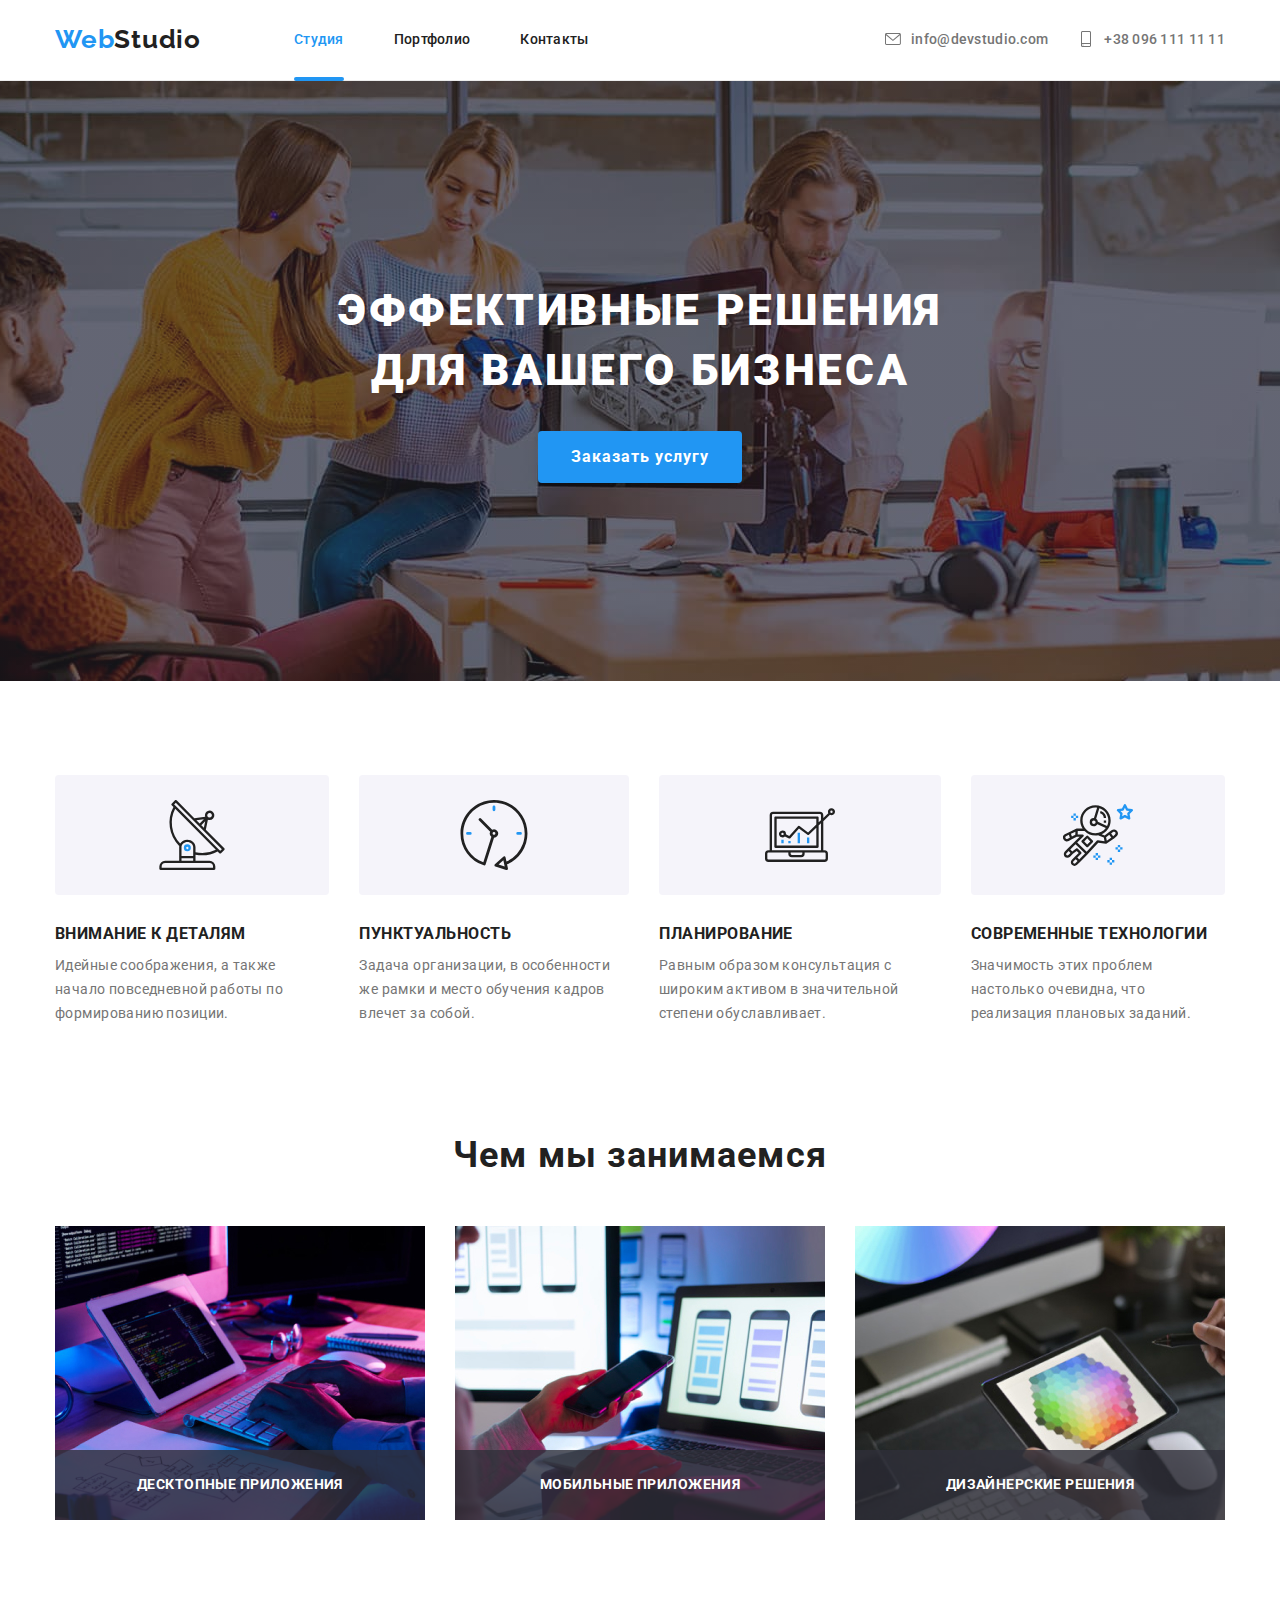
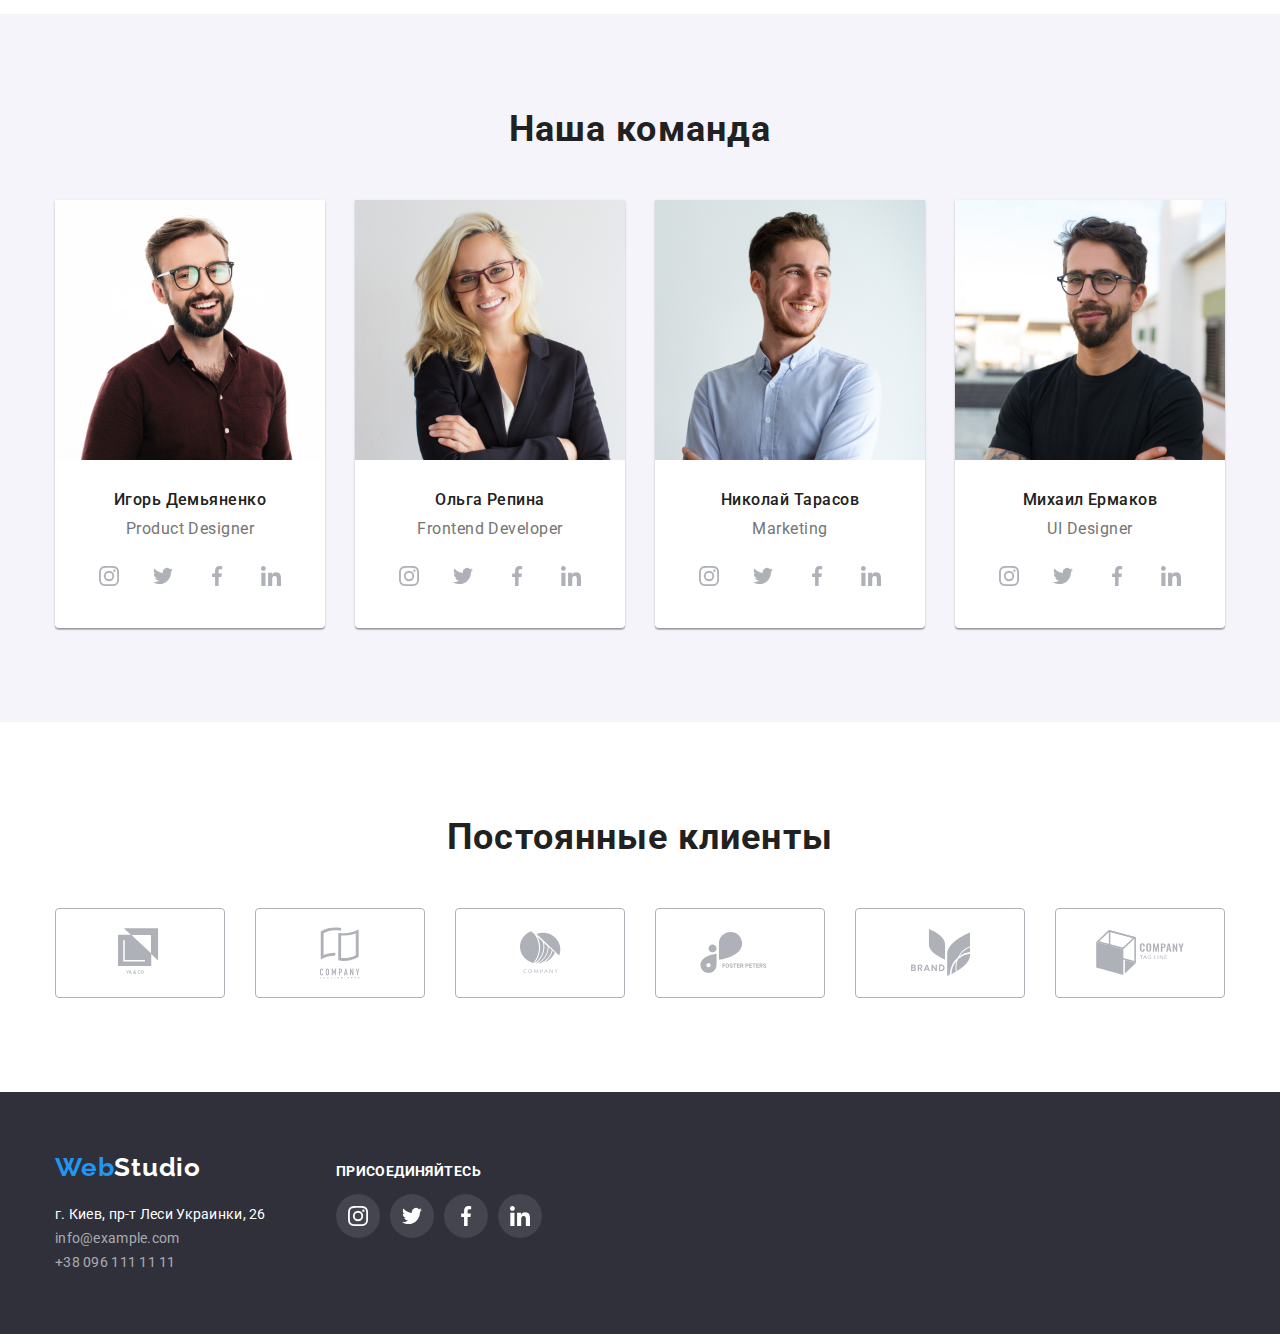
<file: index.html>
<!DOCTYPE html>
<html lang="ru">
<head>
    <meta charset="UTF-8">
    <meta name="viewport" content="width=device-width, initial-scale=1.0">
    <title>WebStudio</title>
    <link href="https://fonts.googleapis.com/css2?family=Roboto:wght@400;500;700;900&display=swap" rel="stylesheet">
    <link href="https://fonts.googleapis.com/css2?family=Raleway:wght@700&display=swap" rel="stylesheet">
    <link rel="stylesheet" href="https://cdnjs.cloudflare.com/ajax/libs/modern-normalize/1.0.0/modern-normalize.min.css">
    <link rel="stylesheet" href="./css/styles.css">
</head>
<body>
    <header>
        <div class="container header-nav">
            <nav class="main-nav">
                <a href="./index.html" class="logo link">Web<span class="logo bgc-light">Studio</span></a>
                <ul class="list site-nav">
                    <li class="item">
                        <a href="./index.html" class="link current">Студия</a>
                    </li>
                    <li class="item">
                        <a href="./portfolio.html" class="link">Портфолио</a>
                    </li>
                    <li class="item">
                        <a href="#contacts" class="link">Контакты</a>
                    </li>
                </ul>
            </nav>
            <ul class="list contacts">
                <li class="item">
                    <a href="mailto:info@devstudio.com" class="link  mail-set">
                        <svg class="icon-envelope">
                            <use href="./images/sprite.svg#envelope"></use>
                        </svg>    
                        <span>
                            info@devstudio.com
                        </span>
                    </a>
                </li>
                <li class="item">
                    <a href="tel:+380961111111" class="link phone-set">
                        <svg class="icon-phone">
                            <use href="./images/sprite.svg#smartphone"></use>
                        </svg>
                    <span>
                        +38 096 111 11 11
                    </span>
                    </a>
                </li>
            </ul>
        </div>
    </header>

    <main>
    
        <!--Секция Герой-->
        <section class="hero">
            <h1 class="hero-title">Эффективные решения <br /> для вашего бизнеса</h1>
            <button class="hero-button" type="button" data-modal-open>Заказать услугу</button>
        </section>

        <!--Секция Преимущества-->
        <section class="advantages">
            <div class="container">
                <h2 class="section-title" hidden>Преимущества</h2>
                <ul class="list advantages-list">
                    <li class="advantages-list-item">
                        <h3 class="list-advantages">Внимание к деталям</h3>
                        <p class="list-desсription">Идейные соображения, а также начало повседневной работы по формированию позиции.</p>
                    </li>
                    <li class="advantages-list-item">
                        <h3 class="list-advantages">Пунктуальность</h3>
                        <p class="list-desсription">Задача организации, в особенности же рамки и место обучения кадров влечет за собой.</p>
                    </li>
                    <li class="advantages-list-item">
                        <h3 class="list-advantages">Планирование</h3>
                        <p class="list-desсription">Равным образом консультация с широким активом в значительной степени обуславливает.</p>
                    </li>
                    <li class="advantages-list-item">
                        <h3 class="list-advantages">Современные технологии</h3>
                        <p class="list-desсription">Значимость этих проблем настолько очевидна, что реализация плановых заданий.</p>
                    </li>
                </ul>
            </div>
        </section>

        <!--Секция Чем мы занимаемся-->
        <section class="we-do">
            <div class="container">
                <h2 class="section-title">Чем мы занимаемся</h2>
                <ul class="list">
                    <li>
                        <div class="we-do-thumb">
                            <img src="./images/box1.jpg" alt="Десктопные приложения" width="370">
                            <p class="we-do-label">Десктопные приложения</p>
                        </div>
                    </li>
                    <li>
                        <div class="we-do-thumb">
                            <img src="./images/box2.jpg" alt="Мобильные приложения" width="370">
                            <p class="we-do-label">Мобильные приложения</p>
                        </div>
                    </li>
                    <li>
                        <div class="we-do-thumb">
                            <img src="./images/box3.jpg" alt="Дизайнерские решения" width="370">
                            <p class="we-do-label">Дизайнерские решения</p>
                        </div>
                    </li>
                </ul>
            </div>
        </section>
            
        <!--Секция Наша команда-->
        <section class="team">
            <div class="container">
                <h2 class="section-title">Наша команда</h2>
                <ul class="list">
                    <li class="team-member">
                        <img src="./images/photo-ihor.jpg" alt="Игорь Демьяненко" width="270">
                        <h3 class="team-name">Игорь Демьяненко</h3>
                        <p class="team-position">Product Designer</p>
                        <ul class="list social-icons">
                            <li class="social-icons-item">
                                <a class="social-icons-link instagram" href="https://instagram.com/" target="_blank" rel="noopener noreferer" aria-label="instagram">
                                    <svg class="social-icons-svg">
                                        <use href="./images/sprite.svg#instagram"></use>
                                    </svg>                            
                                </a>
                            </li>
                            <li class="social-icons-item">
                                <a class="social-icons-link twitter" href="https://twitter.com/" target="_blank" rel="noopener noreferer" aria-label="twitter">
                                    <svg class="social-icons-svg">
                                        <use href="./images/sprite.svg#twitter"></use>
                                    </svg>                            
                                </a>
                            </li>
                            <li class="social-icons-item">
                                <a class="social-icons-link facebook" href="https://facebook.com/" target="_blank" rel="noopener noreferer" aria-label="facebook">
                                    <svg class="social-icons-svg">
                                        <use href="./images/sprite.svg#facebook"></use>
                                    </svg>  
                                </a>
                            </li>
                            <li class="social-icons-item">
                                <a class="social-icons-link linkedin" href="https://linkedin.com/" target="_blank" rel="noopener noreferer" aria-label="linkenin">
                                    <svg class="social-icons-svg">
                                        <use href="./images/sprite.svg#linkedin"></use>
                                    </svg>  
                                </a>
                            </li>
                        </ul>
                    </li>
                    <li class="team-member">
                        <img src="./images/photo-olga.jpg" alt="Ольга Репина" width="270">
                        <h3 class="team-name">Ольга Репина</h3>
                        <p class="team-position">Frontend Developer</p>
                        <ul class="list social-icons">
                            <li class="social-icons-item">
                                <a class="social-icons-link instagram" href="https://instagram.com/" target="_blank" rel="noopener noreferer" aria-label="instagram">
                                    <svg class="social-icons-svg">
                                        <use href="./images/sprite.svg#instagram"></use>
                                    </svg>                            
                                </a>
                            </li>
                            <li class="social-icons-item">
                                <a class="social-icons-link twitter" href="https://twitter.com/" target="_blank" rel="noopener noreferer" aria-label="twitter">
                                    <svg class="social-icons-svg">
                                        <use href="./images/sprite.svg#twitter"></use>
                                    </svg>                            
                                </a>
                            </li>
                            <li class="social-icons-item">
                                <a class="social-icons-link facebook" href="https://facebook.com/" target="_blank" rel="noopener noreferer" aria-label="facebook">
                                    <svg class="social-icons-svg">
                                        <use href="./images/sprite.svg#facebook"></use>
                                    </svg>  
                                </a>
                            </li>
                            <li class="social-icons-item">
                                <a class="social-icons-link linkedin" href="https://linkedin.com/" target="_blank" rel="noopener noreferer" aria-label="linkenin">
                                    <svg class="social-icons-svg">
                                        <use href="./images/sprite.svg#linkedin"></use>
                                    </svg>  
                                </a>
                            </li>
                        </ul>
                    </li>
                    <li class="team-member">
                        <img src="./images/photo-nikolay.jpg" alt="Николай Тарасов" width="270">
                        <h3 class="team-name">Николай Тарасов</h3>
                        <p class="team-position">Marketing</p>
                        <ul class="list social-icons">
                            <li class="social-icons-item">
                                <a class="social-icons-link instagram" href="https://instagram.com/" target="_blank" rel="noopener noreferer" aria-label="instagram">
                                    <svg class="social-icons-svg">
                                        <use href="./images/sprite.svg#instagram"></use>
                                    </svg>                            
                                </a>
                            </li>
                            <li class="social-icons-item">
                                <a class="social-icons-link twitter" href="https://twitter.com/" target="_blank" rel="noopener noreferer" aria-label="twitter">
                                    <svg class="social-icons-svg">
                                        <use href="./images/sprite.svg#twitter"></use>
                                    </svg>                            
                                </a>
                            </li>
                            <li class="social-icons-item">
                                <a class="social-icons-link facebook" href="https://facebook.com/" target="_blank" rel="noopener noreferer" aria-label="facebook">
                                    <svg class="social-icons-svg">
                                        <use href="./images/sprite.svg#facebook"></use>
                                    </svg>  
                                </a>
                            </li>
                            <li class="social-icons-item">
                                <a class="social-icons-link linkedin" href="https://linkedin.com/" target="_blank" rel="noopener noreferer" aria-label="linkenin">
                                    <svg class="social-icons-svg">
                                        <use href="./images/sprite.svg#linkedin"></use>
                                    </svg>  
                                </a>
                            </li>
                        </ul>
                    </li>
                    <li class="team-member">
                        <img src="./images/photo-michael.jpg" alt="Михаил Ермаков" width="270">
                        <h3 class="team-name">Михаил Ермаков</h3>
                        <p class="team-position">UI Designer</p>
                        <ul class="list social-icons">
                            <li class="social-icons-item">
                                <a class="social-icons-link" href="https://instagram.com/" target="_blank" rel="noopener noreferer" aria-label="instagram">
                                    <svg class="social-icons-svg">
                                        <use href="./images/sprite.svg#instagram"></use>
                                    </svg>                            
                                </a>
                            </li>
                            <li class="social-icons-item">
                                <a class="social-icons-link" href="https://twitter.com/" target="_blank" rel="noopener noreferer" aria-label="twitter">
                                    <svg class="social-icons-svg">
                                        <use href="./images/sprite.svg#twitter"></use>
                                    </svg>                            
                                </a>
                            </li>
                            <li class="social-icons-item">
                                <a class="social-icons-link" href="https://facebook.com/" target="_blank" rel="noopener noreferer" aria-label="facebook">
                                    <svg class="social-icons-svg">
                                        <use href="./images/sprite.svg#facebook"></use>
                                    </svg>  
                                </a>
                            </li>
                            <li class="social-icons-item">
                                <a class="social-icons-link" href="https://linkedin.com/" target="_blank" rel="noopener noreferer" aria-label="linkenin">
                                    <svg class="social-icons-svg">
                                        <use href="./images/sprite.svg#linkedin"></use>
                                    </svg>  
                                </a>
                            </li>
                        </ul>
                    </li>
                </ul>
            </div>
        </section>
        
        <!-- Секция Наши партнеры -->
        <section class="our-partners">
            <div class="container">
                <h2 class="section-title">Постоянные клиенты</h2>
                <ul class="list partners-list ">
                    <li class="partners-list-item">
                        <a href="" class="partners-list-link" target="_blank" rel="noopener noreferer">
                            <svg class="partners-logo-svg" width="44.3" height="49.2">
                                <use href="./images/sprite.svg#logo-1"></use>
                            </svg>
                        </a>
                    </li>
                    <li class="partners-list-item">
                        <a href="" class="partners-list-link" target="_blank" rel="noopener noreferer">
                            <svg class="partners-logo-svg" width="40" height="52">
                                <use href="./images/sprite.svg#logo-2"></use>
                            </svg>
                        </a>
                    </li>
                    <li class="partners-list-item">
                        <a href="" class="partners-list-link" target="_blank" rel="noopener noreferer">
                            <svg class="partners-logo-svg" width="41" height="42.6">
                                <use href="./images/sprite.svg#logo-3"></use>
                            </svg>
                        </a>
                    </li>
                    <li class="partners-list-item">
                        <a href="" class="partners-list-link" target="_blank" rel="noopener noreferer">
                            <svg class="partners-logo-svg" width="79.66" height="42.02">
                                <use href="./images/sprite.svg#logo-4"></use>
                            </svg>
                        </a>
                    </li>
                    <li class="partners-list-item">
                        <a href="" class="partners-list-link" target="_blank" rel="noopener noreferer">
                            <svg class="partners-logo-svg" width="59" height="47">
                                <use href="./images/sprite.svg#logo-5"></use>
                            </svg>
                        </a>
                    </li>
                    <li class="partners-list-item">
                        <a href="" class="partners-list-link" target="_blank" rel="noopener noreferer">
                            <svg class="partners-logo-svg" width="88.48" height="45.44">
                                <use href="./images/sprite.svg#logo-6"></use>
                            </svg>
                        </a>
                    </li>
                </ul>
            </div>
        </section>
        
        <!-- Модальное окно -->
        <div class="backdrop is-hidden" data-modal>
            <div class="modal">
                <button class="modal-close-button" data-modal-close>
                    <svg width="11" height="11">
                        <use href="./images/sprite.svg#close"></use>
                    </svg>
                </button>
            </div>
        </div>
    
    </main>

        <!--Секция футтер-->
    <footer>
        <div class="container container-flex">
            <div class="contacts-footer">
                <a href="./index.html" class="logo link">Web<span class="logo bgc-dark">Studio</span></a>
                <address id="contacts">
                    <ul class="list contacts">
                        <li><a href="https://goo.gl/maps/GakdVBqg2esnwoKk9" class="link footer address" target="_blank" rel="noopener noreferer">г. Киев, пр-т Леси Украинки, 26</a></li>
                        <li><a href="mailto:info@example.com" class="link footer email">info@example.com</a></li>
                        <li><a href="tel:+380961111111" class="link footer phone">+38 096 111 11 11</a></li>
                    </ul>
                </address>
            </div>
            <div class="contacts-social">
                <p class="join-us">Присоединяйтесь</p>
                <ul class="list social-icons">
                    <li class="social-icons-item">
                        <a class="social-icons-link" href="https://instagram.com" target="_blank" rel="noopener noreferer">
                            <svg class="social-icons-svg">
                                <use href="./images/sprite.svg#instagram"></use>
                            </svg>
                        </a>
                    </li>
                    <li class="social-icons-item">
                        <a class="social-icons-link" href="https://twitter.com" target="_blank" rel="noopener noreferer">
                            <svg class="social-icons-svg">
                                <use href="./images/sprite.svg#twitter"></use>
                            </svg>
                        </a>
                    </li>
                    <li class="social-icons-item">
                        <a class="social-icons-link" href="https://facebook.com" target="_blank" rel="noopener noreferer">
                            <svg class="social-icons-svg">
                                <use href="./images/sprite.svg#facebook"></use>
                            </svg>
                        </a>
                    </li>
                    <li class="social-icons-item">
                        <a class="social-icons-link" href="https://linkedin.com" target="_blank" rel="noopener noreferer">
                            <svg class="social-icons-svg">
                                <use href="./images/sprite.svg#linkedin"></use>
                            </svg> 
                        </a>
                    </li>
                </ul>
            </div>
        </div>
    </footer>
    
    <script src="./js/modal.js"></script>
</body>
</html>
</file>
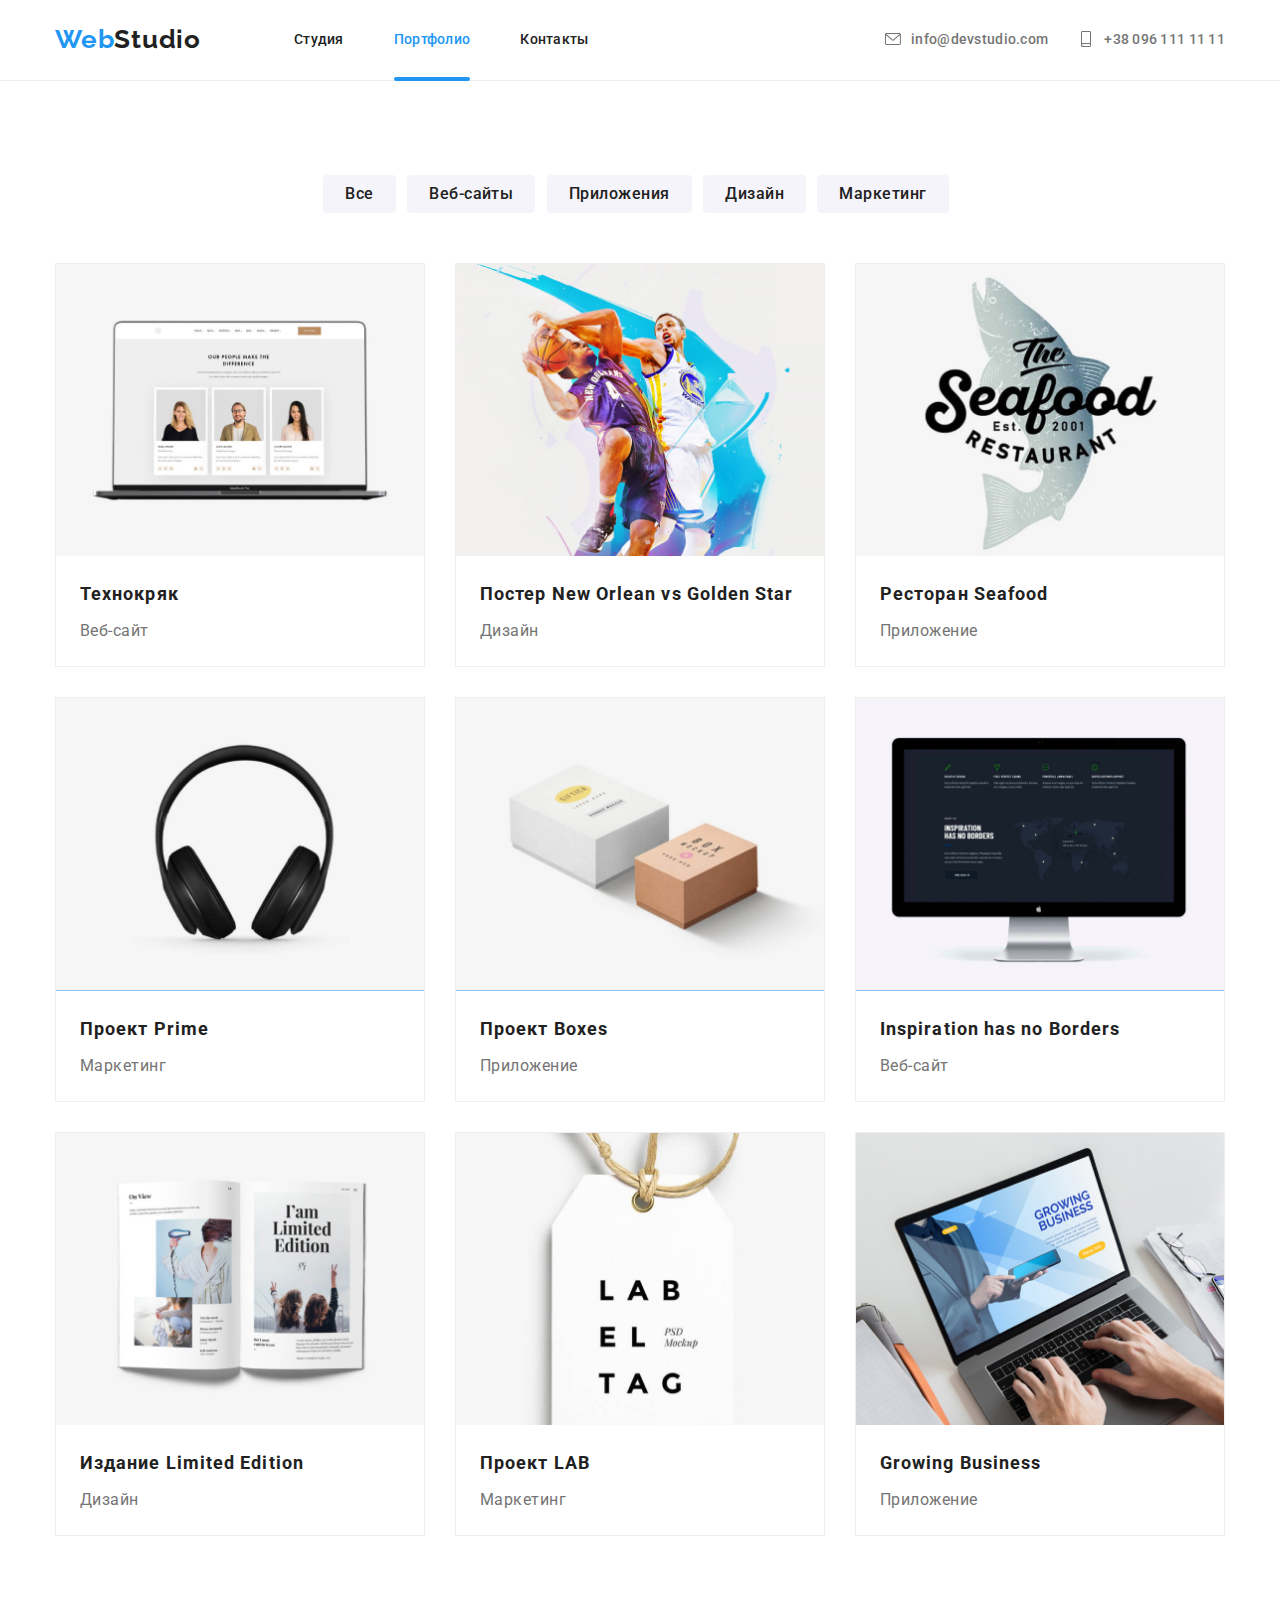
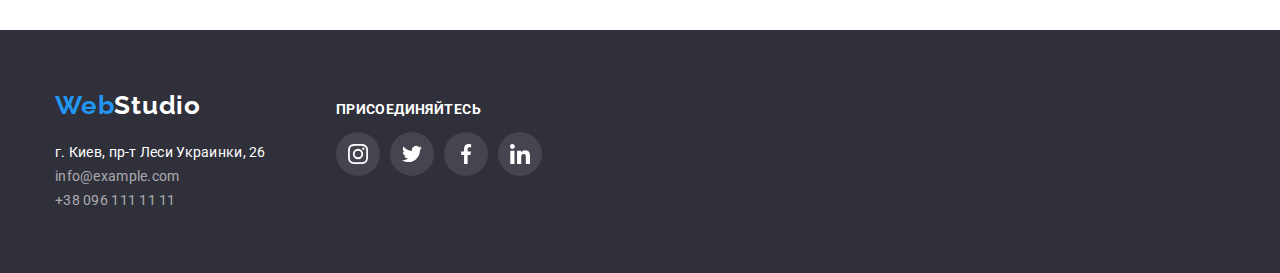
<file: portfolio.html>
<!DOCTYPE html>
<html lang="ru">
<head>
    <meta charset="UTF-8">
    <meta name="viewport" content="width=device-width, initial-scale=1.0">
    <title>WebStudio</title>
    <link href="https://fonts.googleapis.com/css2?family=Roboto:wght@400;500;700;900&display=swap" rel="stylesheet">
    <link href="https://fonts.googleapis.com/css2?family=Raleway:wght@700&display=swap" rel="stylesheet">
    <link rel="stylesheet" href="https://cdnjs.cloudflare.com/ajax/libs/modern-normalize/1.0.0/modern-normalize.min.css">
    <link rel="stylesheet" href="./css/styles.css">
</head>
<body>
    <header>
        <div class="container header-nav">
            <nav class="main-nav">
                <a href="./index.html" class="logo link">Web<span class="logo bgc-light">Studio</span></a>
                <ul class="list site-nav">
                    <li class="item">
                        <a href="./index.html" class="link">Студия</a>
                    </li>
                    <li class="item">
                        <a href="./portfolio.html" class="link current">Портфолио</a>
                    </li>
                    <li class="item">
                        <a href="#contacts" class="link">Контакты</a>
                    </li>
                </ul>
            </nav>
            <ul class="list contacts">
                <li class="item">
                    <a href="mailto:info@devstudio.com" class="link  mail-set">
                        <svg class="icon-envelope">
                            <use href="./images/sprite.svg#envelope"></use>
                        </svg>    
                        <span>
                            info@devstudio.com
                        </span>
                    </a>
                </li>
                <li class="item">
                    <a href="tel:+380961111111" class="link phone-set">
                        <svg class="icon-phone">
                            <use href="./images/sprite.svg#smartphone"></use>
                        </svg>
                    <span>
                        +38 096 111 11 11
                    </span>
                    </a>
                </li>
            </ul>
        </div>
    </header>

    <main>
        <!-- Блок примеров работ -->
        <section>
            <div class="container">
                <h1 hidden>Примеры работ</h1>
                <div class="filters">
                    <button class="button">Все</button>
                    <button class="button">Веб-сайты</button>
                    <button class="button">Приложения</button>
                    <button class="button">Дизайн</button>
                    <button class="button">Маркетинг</button>
                </div>
                
                <ul class="projects list">
                    <li class="project-item">
                        <a href="" class="link project-card">
                            <div class="project-card-thumb">
                                <img src="./images/portfolio-1.jpg" alt="Проект 1">
                                <p class="project-description-overlay">Технокряк это современная площадка распространения коронавируса. Компании используют эту платформу для цифрового шпионажа и атак на защищённые сервера конкурентов.</p>
                            </div>
                            <h2 class="projects-title">Технокряк</h2>
                            <p class="projects-type">Веб-сайт</p>
                        </a>
                    </li>
                    <li class="project-item">
                        <a href="" class="link project-card">
                            <div class="project-card-thumb">
                                <img src="./images/portfolio-2.jpg" alt="Проект 2">
                                <p class="project-description-overlay">Lorem ipsum dolor, sit amet consectetur adipisicing elit. Ex omnis commodi sed a explicabo ratione reiciendis consequatur accusantium ad id.</p>
                            </div>
                            <h2 class="projects-title">Постер New Orlean vs Golden Star</h2>
                            <p class="projects-type">Дизайн</p>
                        </a>
                    </li>
                    <li class="project-item">
                        <a href="" class="link project-card">
                            <div class="project-card-thumb">
                                <img src="./images/portfolio-3.jpg" alt="Проект 3">
                                <p class="project-description-overlay">Lorem ipsum dolor, sit amet consectetur adipisicing elit. Ex omnis commodi sed a explicabo ratione reiciendis consequatur accusantium ad id.</p>
                            </div>
                            <h2 class="projects-title">Ресторан Seafood</h2>
                            <p class="projects-type">Приложение</p>
                        </a>

                    </li>
                    <li class="project-item">
                        <a href="" class="link project-card">
                            <div class="project-card-thumb">
                                <img src="./images/portfolio-4.jpg" alt="Проект 4">
                                <p class="project-description-overlay">Lorem ipsum dolor, sit amet consectetur adipisicing elit. Ex omnis commodi sed a explicabo ratione reiciendis consequatur accusantium ad id.</p>
                            </div>
                            <h2 class="projects-title">Проект Prime</h2>
                            <p class="projects-type">Маркетинг</p>
                        </a>

                    </li>
                    <li class="project-item">
                        <a href="" class="link project-card">
                            <div class="project-card-thumb">
                                <img src="./images/portfolio-5.jpg" alt="Проект 5">
                                <p class="project-description-overlay">Lorem ipsum dolor, sit amet consectetur adipisicing elit. Ex omnis commodi sed a explicabo ratione reiciendis consequatur accusantium ad id.</p>
                            </div>
                            <h2 class="projects-title">Проект Boxes</h2>
                            <p class="projects-type">Приложение</p>
                        </a>

                    </li>
                    <li class="project-item">
                        <a href="" class="link project-card">
                            <div class="project-card-thumb">
                                <img src="./images/portfolio-6.jpg" alt="Проект 6">
                                <p class="project-description-overlay">Lorem ipsum dolor, sit amet consectetur adipisicing elit. Ex omnis commodi sed a explicabo ratione reiciendis consequatur accusantium ad id.</p>
                            </div>
                            <h2 class="projects-title">Inspiration has no Borders</h2>
                            <p class="projects-type">Веб-сайт</p>
                        </a>

                    </li>
                    <li class="project-item">
                        <a href="" class="link project-card">
                            <div class="project-card-thumb">
                                <img src="./images/portfolio-7.jpg" alt="Проект 7">
                                <p class="project-description-overlay">Lorem ipsum dolor, sit amet consectetur adipisicing elit. Ex omnis commodi sed a explicabo ratione reiciendis consequatur accusantium ad id.</p>
                            </div>
                            <h2 class="projects-title">Издание Limited Edition</h2>
                            <p class="projects-type">Дизайн</p>
                        </a>

                    </li>
                    <li class="project-item">
                        <a href="" class="link project-card">
                            <div class="project-card-thumb">
                                <img src="./images/portfolio-8.jpg" alt="Проект 8">
                                <p class="project-description-overlay">Lorem ipsum dolor, sit amet consectetur adipisicing elit. Ex omnis commodi sed a explicabo ratione reiciendis consequatur accusantium ad id.</p>
                            </div>
                            <h2 class="projects-title">Проект LAB</h2>
                            <p class="projects-type">Маркетинг</p>
                        </a>

                    </li>
                    <li class="project-item">
                        <a href="" class="link project-card">
                            <div class="project-card-thumb">
                                <img src="./images/portfolio-9.jpg" alt="Проект 9">
                                <p class="project-description-overlay">Lorem ipsum dolor, sit amet consectetur adipisicing elit. Ex omnis commodi sed a explicabo ratione reiciendis consequatur accusantium ad id.</p>
                            </div>
                            <h2 class="projects-title">Growing Business</h2>
                            <p class="projects-type">Приложение</p>
                        </a>

                    </li>
                </ul>
            </div>
        </section>
        
    

    </main>
    
    <!--Секция футтер-->
    <footer>
        <div class="container container-flex">
            <div class="contacts-footer">
                <a href="./index.html" class="logo link">Web<span class="logo bgc-dark">Studio</span></a>
                <address id="contacts">
                    <ul class="list contacts">
                        <li><a href="https://goo.gl/maps/GakdVBqg2esnwoKk9" class="link footer address" target="_blank" rel="noopener noreferer">г. Киев, пр-т Леси Украинки, 26</a></li>
                        <li><a href="mailto:info@example.com" class="link footer email">info@example.com</a></li>
                        <li><a href="tel:+380961111111" class="link footer phone">+38 096 111 11 11</a></li>
                    </ul>
                </address>
            </div>
            <div class="contacts-social">
                <p class="join-us">Присоединяйтесь</p>
                <ul class="list social-icons">
                    <li class="social-icons-item">
                        <a class="social-icons-link" href="https://instagram.com" target="_blank" rel="noopener noreferer">
                            <svg class="social-icons-svg">
                                <use href="./images/sprite.svg#instagram"></use>
                            </svg>
                        </a>
                    </li>
                    <li class="social-icons-item">
                        <a class="social-icons-link" href="https://twitter.com" target="_blank" rel="noopener noreferer">
                            <svg class="social-icons-svg">
                                <use href="./images/sprite.svg#twitter"></use>
                            </svg>
                        </a>
                    </li>
                    <li class="social-icons-item">
                        <a class="social-icons-link" href="https://facebook.com" target="_blank" rel="noopener noreferer">
                            <svg class="social-icons-svg">
                                <use href="./images/sprite.svg#facebook"></use>
                            </svg>
                        </a>
                    </li>
                    <li class="social-icons-item">
                        <a class="social-icons-link" href="https://linkedin.com" target="_blank" rel="noopener noreferer">
                            <svg class="social-icons-svg">
                                <use href="./images/sprite.svg#linkedin"></use>
                            </svg> 
                        </a>
                    </li>
                </ul>
            </div>
        </div>
    </footer>
</body>
</html>
</file>
<file: css/styles.css>
/* палитра цветов */
:root {
    --main-color: #212121;
    --secondary-color: #757575;
    --accent-color: #2196F3;
    --bgc-main: #ffffff;
    --bgc-secondary: #2F303A;
    --bgc-transparent: rgba(47, 48, 58, 0.4);
    --footer-text-clr: rgba(255, 255, 255, 0.6);
    --button-bgc-color: #F5F4FA;
    --logo-color: #AFB1B8;
    --footer-logo-color: rgba(255, 255, 255, 0.1);
}

/* общие настройки */
body {
    font-family: "Roboto", sans-serif;
    font-size: 14px;
    font-weight: 400;
    letter-spacing: 0.03em;
    background-color: var(--white);
    color: var(--secondary-color);
}

.list {
    list-style: none;
}

.link {
    text-decoration: none;
    color: var(--main-color);
}

h1, 
h2,
h3,
p {
    margin-top: 0;
}

ul {
    margin-top: 0;
    margin-bottom: 0;
    padding-left: 0;
}

.container {
    width: 1200px;
    padding-right: 15px;
    padding-left: 15px;
    padding-top: 94px;
    padding-bottom: 94px;
    margin-right: auto;
    margin-left: auto;
}

header .container {
    padding-top: 24px;
    padding-bottom: 25px;
}

footer .container {
    padding-top: 60px;
    padding-bottom: 60px;
}

img {
    display: block;
}



/* header */

.logo {
    font-family: "Raleway", sans-serif;
    font-weight: 700;
    font-size: 26px;
    line-height: 1.192;
    letter-spacing: 0.03em;
    color: var(--accent-color);
}   

.logo.bgc-light {
    color: var(--main-color);
}

.site-nav .link {
    font-weight: 500;
    line-height: 1.143;
    letter-spacing: 0.02em;
}

.site-nav {
    display: flex;
    align-items: center;
}

.site-nav .item:not(:last-child) {
    margin-right: 50px;
}

.site-nav .link:hover,
.site-nav .link:focus,
.contacts .link:hover,
.contacts .link:focus {
    color: var(--accent-color);
}

.link.current {
    color: var(--accent-color);
}

.site-nav>.item {
    position: relative;
}

.link.current::after {
    position: absolute;
    display: inline-block;
    content: '';
    width: 100%;
    height: 4px;
    border-radius: 2px;
    /* top: 45.5px; */
    bottom: -33.5px;
    left: 0;
    background-color: var(--accent-color);
}


.contacts .link {
    font-weight: 500;
    line-height: 1.71;
    letter-spacing: 0.02em;
    color: var(--secondary-color);
}

header .list {
    display: flex;
}

.contacts .item:not(:first-child) {
    margin-left: 30px;
}

.main-nav {
    display: flex;
}

.header-nav {
    display: flex;
    align-items: center;
}

.main-nav .logo {
    margin-right: 93px;
}

.logo.bgc-light {
    margin-right: 0;
}

.list.contacts {
    margin-left: auto;
}
.mail-set,
.phone-set {
    display: inline-flex;
    align-items: center;
}

.icon-phone,
.icon-envelope {
    width: 16px;
    height: 16px;
    margin-right: 10px;
    fill: currentColor;
}

.mail-set:hover,
.mail-set:focus,
.phone-set:hover,
.phone-set:focus {
    color: var(--accent-color);
}

header {
    border-bottom: 1px solid #ECECEC;
}

/* footer */

footer {
    background-color: var(--bgc-secondary);
}

.container-flex {
    display: flex;
    flex-direction: row;
}

.logo.bgc-dark {
    color: var(--bgc-main);
}

footer .logo.link {
    display: inline-block;
    margin-bottom: 20px; 
}

address .footer.link {
    font-size: 14px;
    font-weight: 400;
    font-style: normal;
    color: var(--footer-text-clr);
}

address .footer.address {
    color: var(--bgc-main);
}

.contacts .phone,
.contacts .email {
    color: rgba(255, 255, 255, 0.6);
}

.join-us {
    font-weight: 700;
    font-size: 14px;
    line-height: 1.14;
    margin-top: 12px;
    text-transform: uppercase;
    color: var(--bgc-main);
}

.contacts-footer:not(:last-child) {
    margin-right: 70px;
}    

footer .social-icons-link {
    background-color: var(--footer-logo-color);
    fill: var(--bgc-main);
}

footer .social-icons-link:hover,
footer .social-icons-link:focus {
    background-color: var(--accent-color);
}




/* Стили для index.html */

.hero {
    max-width: 1600px;
    height: 600px;
    padding-top: 200px;
    padding-bottom: 200px;
    margin-right: auto;
    margin-left: auto;
    text-align: center;
    background-color: var(--bgc-secondary);
    background-image: linear-gradient(to right, var(--bgc-transparent), var(--bgc-transparent)), url("../images/hero.jpg");
    background-repeat: no-repeat;
    background-size: cover;
    background-position: center;
}

.hero-title {
    font-weight: 900;
    font-size: 44px;
    line-height: 1.36;
    letter-spacing: 0.06em;
    text-transform: uppercase;
    color: var(--bgc-main);

    margin-bottom: 30px;
}

.hero-button {
    font-family: inherit;
    font-weight: 700;
    font-size: 16px;
    letter-spacing: 0.06em;
    line-height: 1.87;
    align-items: center;
    border: 1px solid transparent;
    border-radius: 4px;
    color: var(--bgc-main);
    background-color: var(--accent-color);
    box-shadow: 0px 4px 4px rgba(0, 0, 0, 0.15);
    
    display: inline-block;
    padding: 10px 32px;
}

.hero-button:hover,
.hero-button:focus {
    color: var(--accent-color);
    background-color: var(--bgc-main);
}

.section-title {
    font-weight: 700;
    font-size: 36px;    
    line-height: 1.167;
    text-align: center;
    letter-spacing: 0.03em;
    color: var(--main-color);
    margin-bottom: 50px;
} 

.advantages .container {
    padding-bottom: 0;
    padding-top: 94px;
}

.advantages-list {
    display: flex;
}

.advantages-list-item:not(:last-child) {
    margin-right: 30px;
}

.advantages-list-item::before {
    content: '';
    display: block;
    height: 120px;
    border-radius: 4px;
    margin-bottom: 30px;
    background-size: 70px;
    background-repeat: no-repeat;
    background-position: center;
    background-color: var(--button-bgc-color);
}

.advantages-list-item:nth-child(1)::before {
    background-image: url(../images/antenna.svg);
}

.advantages-list-item:nth-child(2)::before {
    background-image: url(../images/clock.svg);
}

.advantages-list-item:nth-child(3)::before {
    background-image: url(../images/diagram.svg);
}

.advantages-list-item:nth-child(4)::before {
    background-image: url(../images/astronaut.svg);
}

.advantages .list-advantages {
    font-weight: 700;
    line-height: 1.143;
    letter-spacing: 0.03em;
    text-transform: uppercase;
    color: var(--main-color);
}

.list-desсription {
    line-height: 1.714;
}

.team-name {
    font-weight: 500;
    font-size: 16px;
    line-height: 1.188;
    text-align: center;
    letter-spacing: 0.03em;
    color: var(--main-color);
}

.team-position {
    font-size: 16px;
    line-height: 1.188 ;
    text-align: center;
    letter-spacing: 0.03em;
}

.list-advantages,
.team-name {
    margin-bottom: 10px;
}

.list-desription {
    margin-bottom: 0;
}

.team-position {
    margin-bottom: 16;
}

.we-do .list {
    display: flex;
    justify-content: space-between;
}

.we-do-thumb {
    position: relative;
}

.we-do-label {
    height: 70px;
    width: 100%;
    margin: 0;
    
    display: inline-flex;
    align-items: center;
    justify-content: center;
    
    position: absolute;
    bottom: 0;
    /* top: 0; */
    
    font-weight: 700;
    line-height: 1.14;
    color: var(--bgc-main);
    text-transform: uppercase;

    background-color: rgba(47, 48, 58, 0.8);
}


.team .list {
    display: flex;
}

.team-member:not(:last-child) {
    margin-right: 30px;
}

.team-member {
    box-shadow: 0px 1px 3px rgba(0, 0, 0, 0.12), 0px 1px 1px rgba(0, 0, 0, 0.14), 0px 2px 1px rgba(0, 0, 0, 0.2);
    border-radius: 0px 0px 4px 4px;
    padding-bottom: 30px;
    background-color: var(--bgc-main);
}

.team img {
    margin-bottom: 30px;
}

.team {
    background-color: var(--button-bgc-color);
}

.social-icons {
    display: flex;
    justify-content: center;
}

.social-icons-item:not(:last-child) {
    margin-right: 10px;
}

.social-icons-link {
    display: flex;
    align-items: center;
    justify-content: center;
    width: 44px;
    height: 44px;
    border-radius: 50%;
    background-color: var(--bgc-main);
    fill: var(--logo-color);
}

.social-icons-link:hover,
.social-icons-link:focus {
    background-color: var(--accent-color);
    fill: var(--bgc-main);
}

.social-icons-svg {
    width: 20px;
    height: 20px;   
}

.partners-list {
    display: flex;
}

.partners-list-link {
    display: flex;
    width: 170px;
    height: 90px;
    border: 1px solid var(--logo-color);
    border-radius: 4px;
    align-items: center;
    justify-content: center;
    color: var(--logo-color); 
} 

.partners-list-link:hover, 
.partners-list-link:focus {
    border: 1px solid var(--accent-color);
    color: var(--accent-color);
}

.partners-list-item:not(:last-child) {
    margin-right: 30px;
}

.partners-logo-svg {
    fill: currentColor;
    display: block;
}

/* Стили для portfolio.html */

.filters {
    text-align: center;
    margin-bottom: 50px;
}

.button {
    font-family: "Roboto", sans-serif;
    font-weight: 500;
    font-size: 16px;
    line-height: 1.62;
    letter-spacing: 0.03em;
    border-radius: 4px;
    border: 0px;
    color: var(--main-color);
    background-color: var(--button-bgc-color);

    padding: 6px 22px;
    margin-right: 8px;
    display: inline-block;
}   

.button:hover,
.button:focus {
    background-color: var(--accent-color);
    color: var(--bgc-main);
    box-shadow: 0px 3px 1px rgba(0, 0, 0, 0.1), 0px 1px 2px rgba(0, 0, 0, 0.08), 0px 2px 2px rgba(0, 0, 0, 0.12);
}

.projects img {
    width: 100%;
}

.link .projects-title {
    font-weight: 700;
    font-size: 18px;
    line-height: 2.0;
    letter-spacing: 0.06em;
    margin-top: 20px;
    margin-right: 24px;
    margin-bottom: 4px;
    margin-left: 24px;
}

.projects-type {
    font-size: 16px;
    line-height: 1.87;
    letter-spacing: 0.03em;
    margin-left: 24px;
    margin-right: 24px;
    margin-bottom: 20px;
    color: var(--secondary-color);
}

.projects {
    display: flex;
    flex-wrap: wrap;
}

.project-item {
    /* width: calc(100% - 60px)/3); */
    width: 370px;
    background-color: var(--bgc-main);
    border: 1px solid #EEEEEE;
}

.project-item:hover,
.project-item:focus {
    box-shadow: 0px 1px 1px rgba(0, 0, 0, 0.12), 0px 4px 4px rgba(0, 0, 0, 0.06), 1px 4px 6px rgba(0, 0, 0, 0.16);
}



/* костыль для удаления аутлайна в карточках при фокусе*/
.project-card:focus {
    outline: 2px solid var(--accent-color);
}

.project-item:not(:nth-child(3n)) {
    margin-right: 30px;
}

.project-item:not(:nth-last-child(-n+3)) {
    margin-bottom: 30px;
}

.project-card-thumb {
    position: relative;
    overflow: hidden;
}

.project-description-overlay {
    position: absolute;
    top: 0;
    left: 0;
    padding: 24px;
    width: 100%;
    height: 100%;

    display: inline-flex;
    align-items: center;

    font-size: 18px;
    line-height: 1.56;

    transform: translateY(100%);
    transition: transform 250ms cubic-bezier(0.4, 0, 0.2, 1);

    color: var(--bgc-main);
    background-color: rgba(33, 150, 243, 0.9);
}

.project-card:hover .project-description-overlay,
.project-card:focus .project-description-overlay { 
    transform: translateY(0);
}

.project-item:hover .project-description-overlay,
.project-item:focus .project-description-overlay { 
    transform: translateY(0);
}



/* Модальное окно 1 */

.backdrop {
    position: fixed;
    top: 0;
    left: 0;
    
    width: 100%;
    height: 100%;

    opacity: 1;

    transition: opacity 250ms cubic-bezier(0.4, 0, 0.2, 1);
    
    background-color: rgba(0, 0, 0, 0.2);
}

.backdrop.is-hidden {
    opacity: 0;
    pointer-events: none;
}

.backdrop.is-hidden .modal {
    transform: translate(-50%, -50%) scale(0.8);
}

.modal {
    position: absolute;
    top: 50%;
    left: 50%;
    transform: translate(-50%, -50%) scale(1);

    width: 528px;
    height: 581px;

    padding: 8px;
    
    transition: transform 250ms cubic-bezier(0.4, 0, 0.2, 1);
    
    background-color: var(--bgc-main);
    box-shadow: 0px 1px 3px rgba(0, 0, 0, 0.12), 0px 1px 1px rgba(0, 0, 0, 0.14), 0px 2px 1px rgba(0, 0, 0, 0.2);
    border-radius: 4px;

}

.modal-close-button {
    position: absolute;
    top: 8px;
    right: 8px;
    
    display: flex;
    align-items: center;
    justify-content: center;
    
    width: 30px;
    height: 30px;
    border-radius: 50%;
    border: 1px solid rgba(0, 0, 0, 0.1);
    
    background: var(--bgc-main);
}

/* DELETE after finish */
</file>
